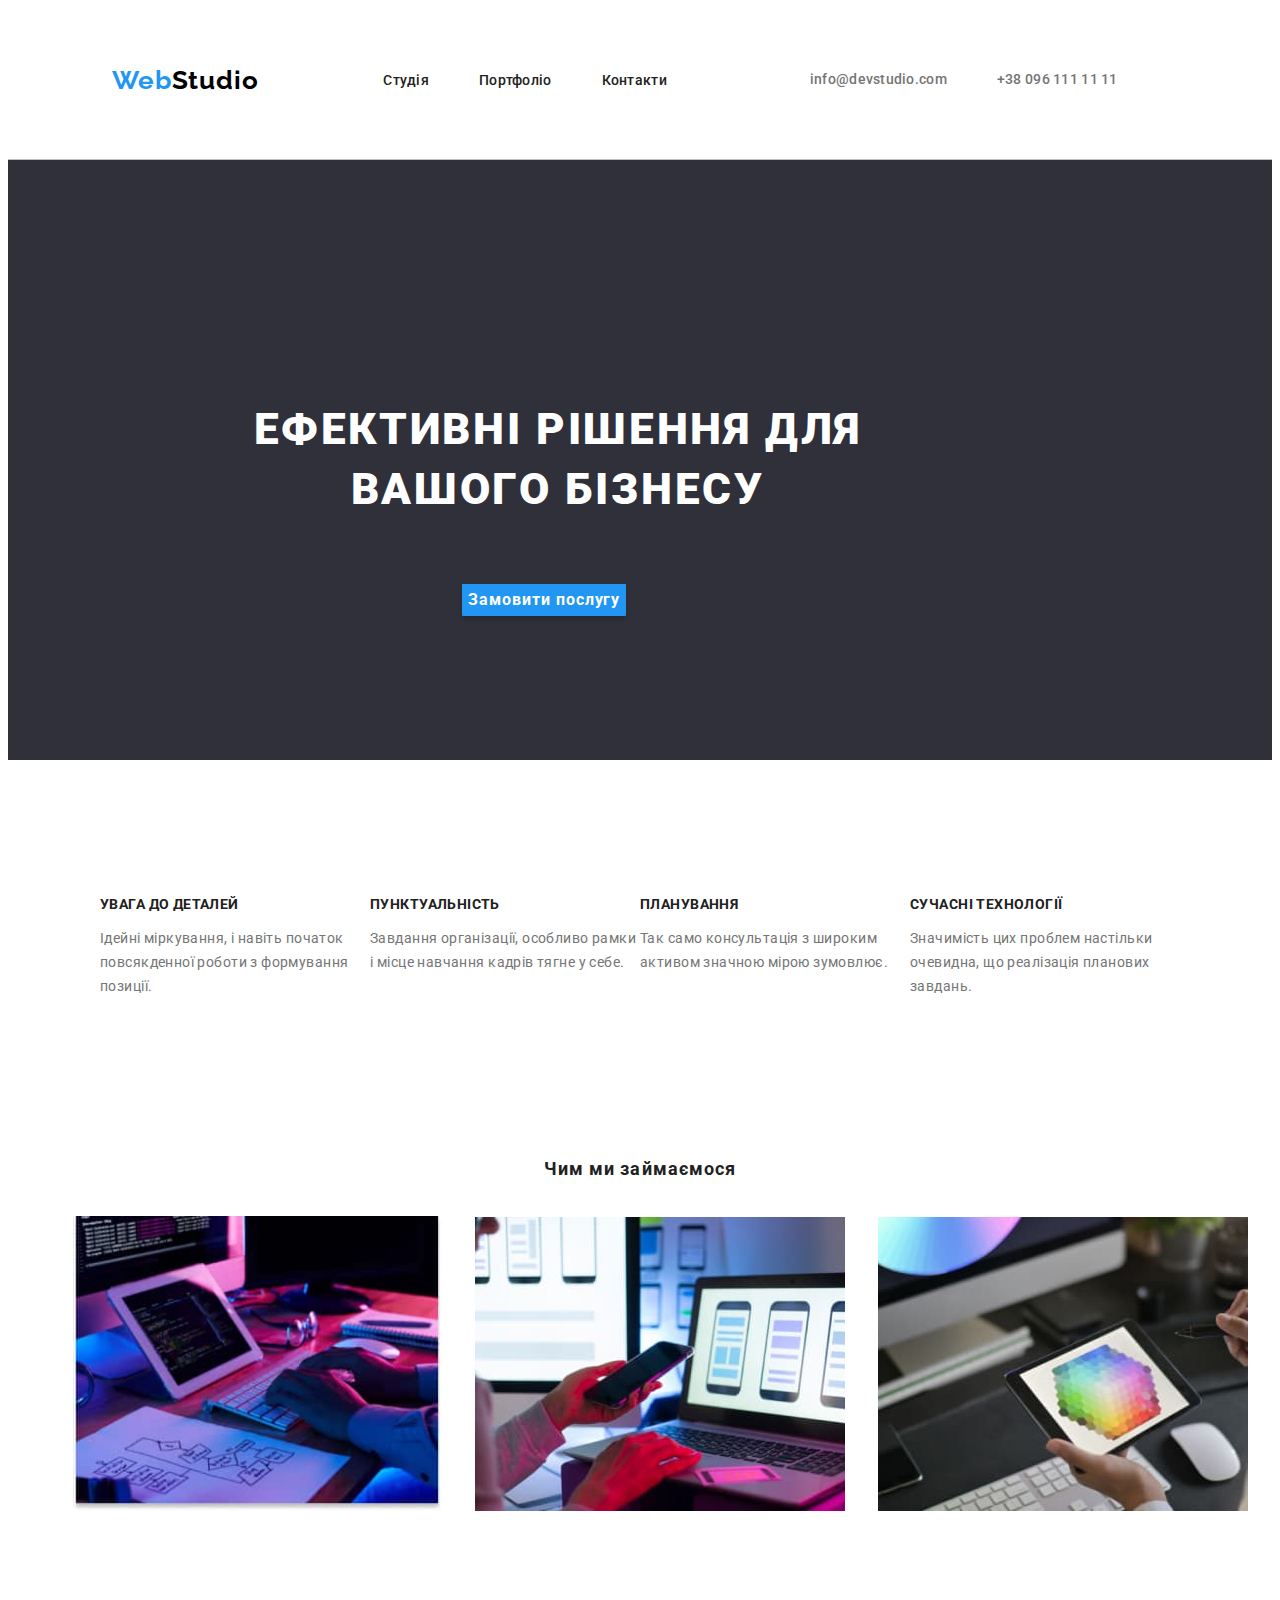
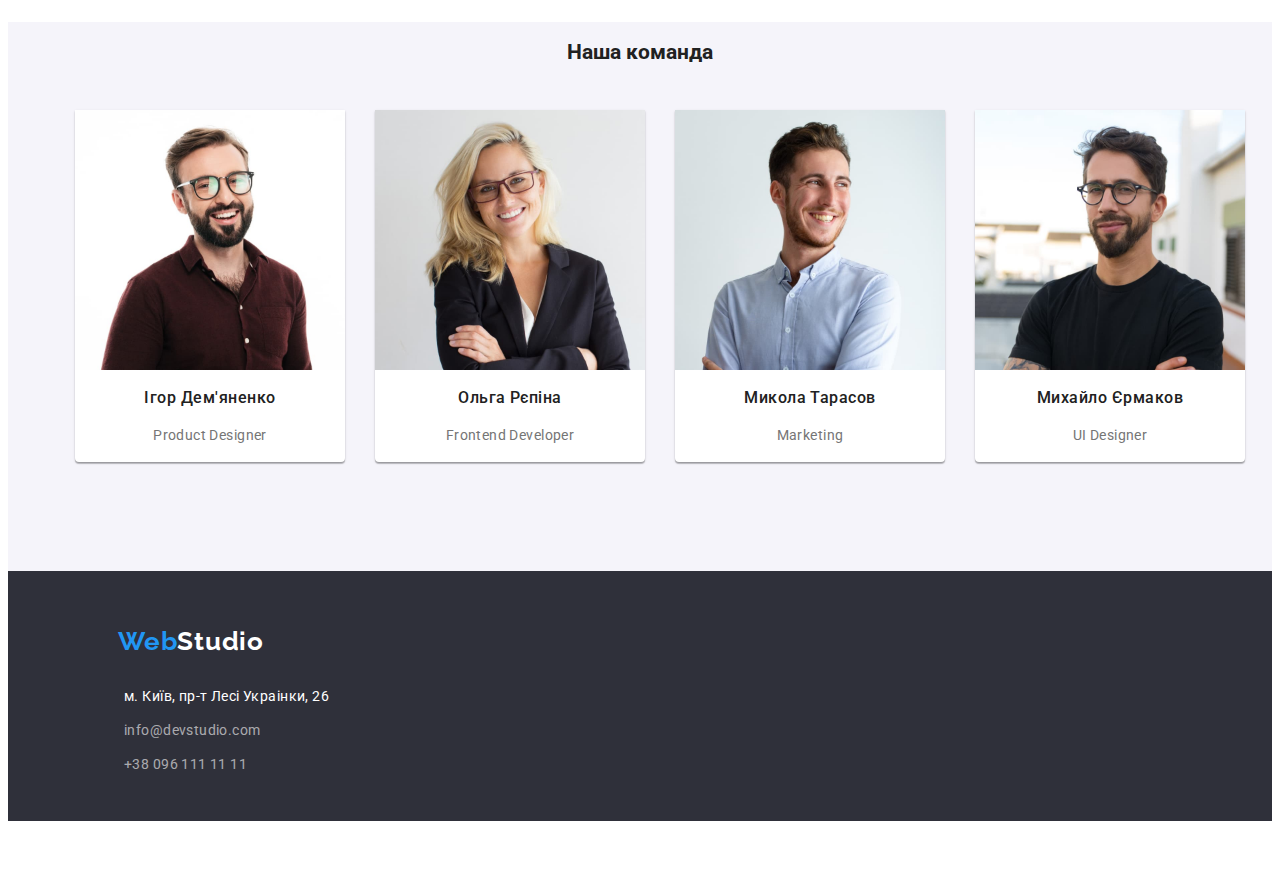
<file: index.html>
<!DOCTYPE html>
<html lang="uk">
  <head>
    <meta charset="UTF-8" />
    <meta http-equiv="X-UA-Compatible" content="IE=edge" />
    <meta name="viewport" content="width=device-width, initial-scale=1.0" />
    <title>WebSudio</title>
    <link rel="preconnect" href="https://fonts.googleapis.com" />
    <link rel="preconnect" href="https://fonts.gstatic.com" crossorigin />
    <link
      href="https://fonts.googleapis.com/css2?family=Raleway:wght@700&family=Roboto:wght@400;500;700;900&display=swap"
      rel="stylesheet"
    />
    <link rel="stylesheet" href="./css/styles.css" />
  </head>
  <body>
    <!-- Шапка -->
    <header class="heder-list">
      <section class="wrapper">
        <h2 class="visually-hidden">Меню навігації</h2>
        <div class="heder-wraper">
          <div class="heder-logo">
            <a href="./index.html" class="logo"
              >Web<span class="logo-header">Studio</span></a
            >
          </div>
          <nav class="nav-heder">
            <ul class="nav-heder-horizontal">
              <li class="heder-menu"><a href=".#index.html">Студія </a></li>
              <li class="heder-menu">
                <a href="portfolio.html">Портфоліо </a>
              </li>
              <li class="heder-menu"><a href="#">Контакти </a></li>
            </ul>
          </nav>
          <div class="heder-aut-nav">
            <ul class="aut-nav-horizontal">
              <li class="contact-header">
                <a href="info@devstudio.com" lang="en">info@devstudio.com </a>
              </li>
              <li class="tell-header">
                <a href="tel:+3809611111111">+38 096 111 11 11</a>
              </li>
            </ul>
          </div>
        </div>
      </section>
    </header>
    <main>
      <section class="hero">
        <div class="hero-text">
          <h1 class="text">
            Ефективні рішення для <br />
            вашого бізнесу
          </h1>
          <div class="button-type-hero">
            <button type="button" class="button-hero">
              <span class="butt-tex">Замовити послугу</span>
            </button>
          </div>
        </div>
      </section>
      <!-- Наші переваги -->
      <section>
        <h2 class="visually-hidden">Наші переваги</h2>
        <div class="our-advantages">
          <ul class="our-advantages-text">
            <li class="advantages-text">
              <h3 class="text-advantagest">УВАГА ДО ДЕТАЛЕЙ</h3>
              <p class="text-advantages">
                Ідейні міркування, і навіть початок повсякденної роботи з
                формування позиції.
              </p>
            </li>
            <li class="advantages-text">
              <h3 class="text-advantagest">ПУНКТУАЛЬНІСТЬ</h3>
              <p class="text-advantages">
                Завдання організації, особливо рамки і місце навчання кадрів
                тягне у себе.
              </p>
            </li>
            <li class="advantages-text">
              <h3 class="text-advantagest">ПЛАНУВАННЯ</h3>
              <p class="text-advantages">
                Так само консультація з широким активом значною мірою зумовлює.
              </p>
            </li>
            <li class="advantages-text">
              <h3 class="text-advantagest">СУЧАСНІ ТЕХНОЛОГІЇ</h3>
              <p class="text-advantages">
                Значимість цих проблем настільки очевидна, що реалізація
                планових завдань.
              </p>
            </li>
          </ul>
        </div>
      </section>
      <!-- Чим ми займаємося     -->
      <section>
        <h2 class="visually-hidden">Чим ми займаємося</h2>
        <div class="my-work">
          <h2 class="Leter">Чим ми займаємося</h2>
          <div class="work-img"></div>
          <ul class="work">
            <li class="img-list">
              <img
                src="./images/boxon.jpg"
                alt="людина набирає код"
                width="370"
              />
            </li>
            <li class="img-list">
              <img
                src="./images/boxtw.jpg"
                alt="люлина розробляє дизайн "
                width="370"
              />
            </li>
            <li class="img-list">
              <img
                src="./images/boxth.jpg"
                alt="людина підбирає палітру"
                width="370"
              />
            </li>
          </ul>
        </div>
      </section>
      <!-- Наша команда -->
      <section>
        <h2 class="visually-hidden">Наша команда</h2>
        <div class="comanda">
          <h2>Наша команда</h2>
          <ul class="my-comand">
            <li class="card-hum">
              <img
                src="./images/pd.jpg"
                alt="фото Ігор Дем'яненко"
                width="270"
              />
              <div class="hum-text">
                <h3 class="name">Ігор Дем'яненко</h3>
                <p class="text-advantages">Product Designer</p>
              </div>
            </li>

            <li class="card-hum">
              <img src="./images/fd.jpg" alt="фото Ольга Рєпіна" width="270" />
              <h3 class="name">Ольга Рєпіна</h3>
              <p class="text-advantages">Frontend Developer</p>
            </li>

            <li class="card-hum">
              <img
                src="./images/marketing.jpg"
                alt="фото Микола Тарасов"
                width="270"
              />
              <h3 class="name">Микола Тарасов</h3>
              <p class="text-advantages">Marketing</p>
            </li>

            <li class="card-hum">
              <img
                src="./images/uid.jpg"
                alt="фото Михайло Єрмаков"
                width="270"
              />
              <h3 class="name">Михайло Єрмаков</h3>
              <p class="text-advantages">UI Designer</p>
            </li>
          </ul>
        </div>
      </section>
    </main>

    <footer>
      <section class="footer">
        <h2 class="visually-hidden">Футер</h2>
        <div class="footer-logof">
          <a href="./index.html" class="logo"
            >Web<span class="logo-footer">Studio</span></a
          >
        </div>

        <address class="adress-footer">
          <ul class="adress-footer-map">
            <li class="list-adres">
              <a
                class="adress-text"
                href="https://goo.gl/maps/CPtrU1FHBa2aNyZL9"
                target="_blank"
                rel="noopener noreferrer nofollow"
                aria-label="Як нас знайти"
                ><span class="adres-map">м. Київ, пр-т Лесі Украінки, 26</span>
              </a>
            </li>
            <li class="list-adres">
              <a class="adress-text" href="info@devstudio.com" lang="en"
                >info@devstudio.com</a
              >
            </li>
            <li class="list-adres">
              <a class="adress-text" href="tel:+3809611111111"
                >+38 096 111 11 11</a
              >
            </li>
          </ul>
        </address>
      </section>
    </footer>
  </body>
</html>
</file>
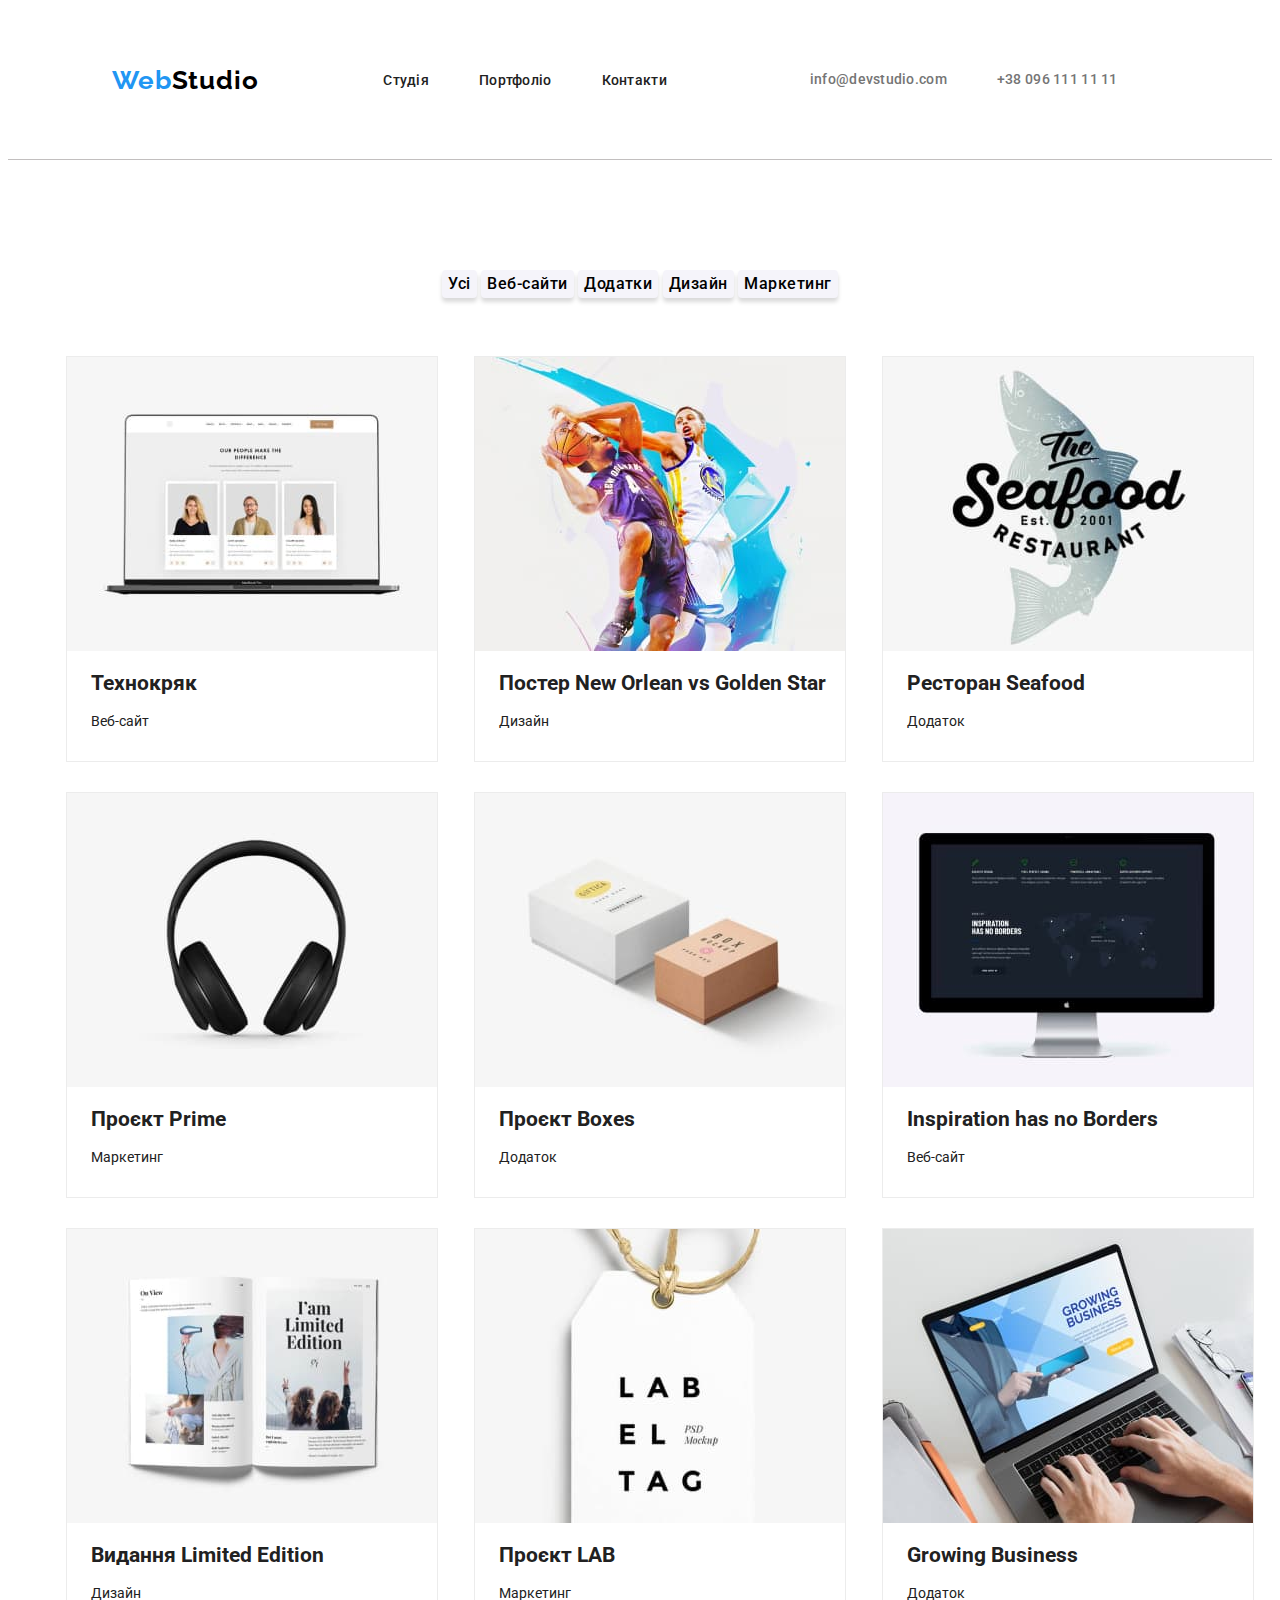
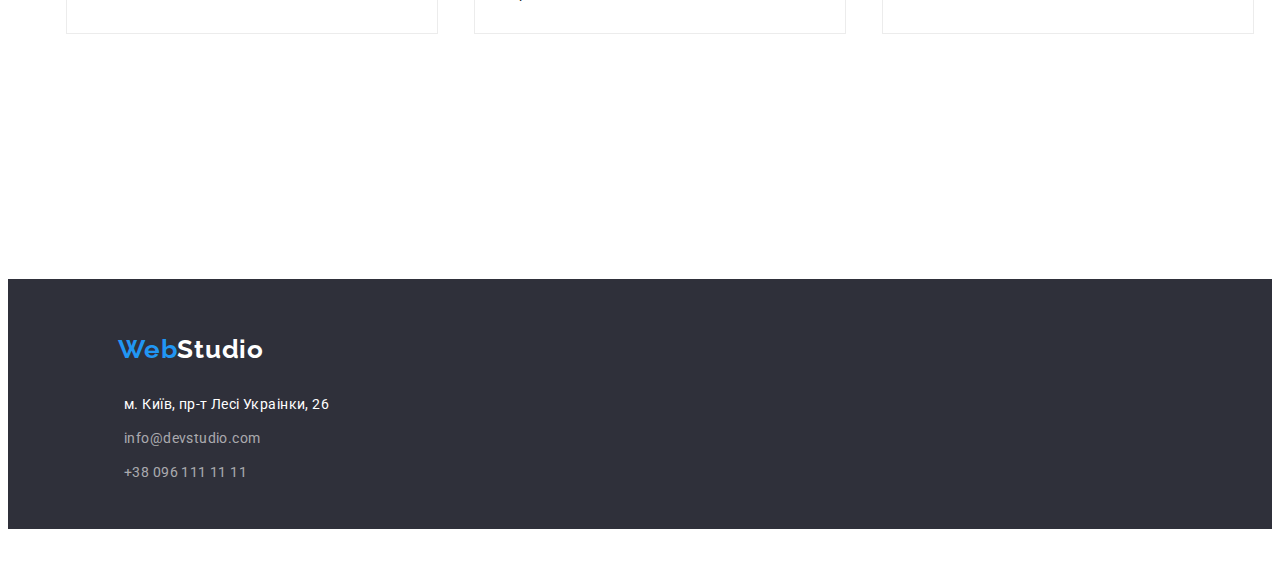
<file: portfolio.html>
<!DOCTYPE html>
<html lang="uk">
  <head>
    <meta charset="UTF-8" />
    <meta http-equiv="X-UA-Compatible" content="IE=edge" />
    <meta name="viewport" content="width=device-width, initial-scale=1.0" />
    <title>Портфоліо</title>
    <link
      href="https://fonts.googleapis.com/css2?family=Raleway:wght@700&family=Roboto:wght@400;500;700;900&display=swap"
      rel="stylesheet"
    />
    <link rel="stylesheet" href="./css/styles.css" />
  </head>
  <body>
    <!-- Шапка -->
    <header class="heder-list">
      <section class="wrapper">
        <h2 class="visually-hidden">Меню навігації</h2>
        <div class="heder-wraper">
          <div class="heder-logo">
            <a href="./index.html" class="logo"
              >Web<span class="logo-header">Studio</span></a
            >
          </div>
          <nav class="nav-heder">
            <ul class="nav-heder-horizontal">
              <li class="heder-menu"><a href=".#index.html">Студія </a></li>
              <li class="heder-menu">
                <a href="portfolio.html">Портфоліо </a>
              </li>
              <li class="heder-menu"><a href="#">Контакти </a></li>
            </ul>
          </nav>
          <div class="heder-aut-nav">
            <ul class="aut-nav-horizontal">
              <li class="contact-header">
                <a href="info@devstudio.com" lang="en">info@devstudio.com </a>
              </li>
              <li class="tell-header">
                <a href="tel:+3809611111111">+38 096 111 11 11</a>
              </li>
            </ul>
          </div>
        </div>
      </section>
    </header>
    <main class="portfolio">
      <section class="button-fitr">
        <h2 class="visually-hidden">Портфоліо</h2>
        <ul class="button-filter-horizontal">
          <li class="filter">
            <button class="button" type="button">Усі</button>
          </li>
          <li class="filter">
            <button class="button" type="button">Веб-сайти</button>
          </li>
          <li class="filter">
            <button class="button" type="button">Додатки</button>
          </li>
          <li class="filter">
            <button class="button" type="button">Дизайн</button>
          </li>
          <li class="filter">
            <button class="button" type="button">Маркетинг</button>
          </li>
        </ul>
      </section>
      <!-- Категорія -->
      <section class="exampl-work">
        <h2 class="visually-hidden">Категорія</h2>
        <ul class="exampl-list">
          <li class="exampl-card">
            <a href="#"
              ><img src="./images/sait.jpg" alt="сайт Технокряк" width="370" />
              <h2 class="category">Технокряк</h2>
              <p class="category">Веб-сайт</p></a
            >
          </li>

          <li class="exampl-card">
            <a href="#"
              ><img src="./images/poster.jpg" alt="постер спорт" width="370" />
              <h2 class="category">Постер New Orlean vs Golden Star</h2>
              <p class="category">Дизайн</p></a
            >
          </li>
          <li class="exampl-card">
            <a href="#"
              ><img
                src="./images/restaurant.jpg"
                alt="додаток ресторану"
                width="370"
              />
              <h2 class="category">Ресторан Seafood</h2>
              <p class="category">Додаток</p></a
            >
          </li>
          <li class="exampl-card">
            <a href="#"
              ><img src="./images/music.jpg" alt="навушники" width="370" />
              <h2 class="category">Проєкт Prime</h2>
              <p class="category">Маркетинг</p></a
            >
          </li>
          <li class="exampl-card">
            <a href="#"
              ><img src="./images/boxes.jpg" alt="коробки" width="370" />
              <h2 class="category">Проєкт Boxes</h2>
              <p class="category">Додаток</p></a
            >
          </li>
          <li class="exampl-card">
            <a href="#"
              ><img src="./images/monitor.jpg" alt="веб-сайт" width="370" />
              <h2 class="category">Inspiration has no Borders</h2>
              <p class="category">Веб-сайт</p></a
            >
          </li>
          <li class="exampl-card">
            <a href="#"
              ><img src="./images/flaer.jpg" alt="флаер" width="370" />
              <h2 class="category">Видання Limited Edition</h2>
              <p class="category">Дизайн</p></a
            >
          </li>
          <li class="exampl-card">
            <a href="#"
              ><img src="./images/label.jpg" alt="лайбл" width="370" />
              <h2 class="category">Проєкт LAB</h2>
              <p class="category">Маркетинг</p></a
            >
          </li>
          <li class="exampl-card">
            <a href="#"
              ><img src="./images/write.jpg" alt="набирае текст " width="370" />
              <h2 class="category">Growing Business</h2>
              <p class="category">Додаток</p></a
            >
          </li>
        </ul>
      </section>
    </main>

    <footer>
      <section class="footer">
        <h2 class="visually-hidden">Футер</h2>
        <div class="footer-logof">
          <a href="./index.html" class="logo"
            >Web<span class="logo-footer">Studio</span></a
          >
        </div>

        <address class="adress-footer">
          <ul class="adress-footer-map">
            <li class="list-adres">
              <a
                class="adress-text"
                href="https://goo.gl/maps/CPtrU1FHBa2aNyZL9"
                target="_blank"
                rel="noopener noreferrer nofollow"
                aria-label="Як нас знайти"
                ><span class="adres-map">м. Київ, пр-т Лесі Украінки, 26</span>
              </a>
            </li>
            <li class="list-adres">
              <a class="adress-text" href="info@devstudio.com" lang="en"
                >info@devstudio.com</a
              >
            </li>
            <li class="list-adres">
              <a class="adress-text" href="tel:+3809611111111"
                >+38 096 111 11 11</a
              >
            </li>
          </ul>
        </address>
      </section>
    </footer>
  </body>
</html>
</file>
<file: css/styles.css>
@import url("https://fonts.googleapis.com/css2?family=Montserrat&family=Roboto:wght@400;500;700;900&display=swap");
/* html {
  box-sizing: border-box;
} */
:root {
  --main-color: #ffffff;
  --backgraund-hero: #2f303a;
  --logo-color-header: #000000;
  --logo-color-footer: #ffffff;
  --logo-color: #2196f3;
  --color-menu: #212121;
  --color-menu-activ: #2196f3;
  --color-p: #757575;
  --color-contact: #757575;
  --color-contact-activ: #2196f3;
  --color-bottom-text: #212121;
  --color-bottom-text-activ: #ffffff;
  --color-bottom-focus-hover: #188ce8;
  --color-bottom-back: #f5f4fa;
  --color-bottom: #2196f3;
  --color-bottom-back-activ: #188ce8;
  --color-footer: #2f303a;
  --color-footer-contact: #ffffff99;
  --color-footer-contact-activ: #ffffff;
}
*,
*::before,
*::after {
  box-sizing: inherit;
}
body {
  font-family: "Roboto", sans-serif;
  font-size: 14px;
  color: var(--color-bottom-text);
  background-color: var(--main-color);
}
.visually-hidden {
  position: absolute;
  white-space: nowrap;
  width: 1px;
  height: 1px;
  overflow: hidden;
  border: 0;
  padding: 0;
  clip: rect(0 0 0 0);
  clip-path: inset(50%);
  margin: -1px;
}
/* Шапка */
.heder-list {
  display: flex;
  align-items: center;
  justify-content: space-evenly;
  border-color: #c2bfbf;
  border-bottom-style: solid;
  border-bottom-width: 1px;
}
.wrapper {
  justify-content: space-around;
  justify-content: center;
  background-color: var(--background-color);
}
.heder-wraper {
  display: flex;
  flex-wrap: wrap;
  justify-content: space-around;
  margin-bottom: 7px;
}
.heder-logo {
  display: flex;
  justify-content: flex-start;
  align-items: center;
  font-weight: 700;
  font-size: 26px;
}
.logo {
  font-weight: 700;
  font-size: 26px;
  line-height: 1.19;
  /* identical to box height */

  letter-spacing: 0.03em;
  color: var(--logo-color);
}
.logo-header {
  color: var(--logo-color-header);
}
.logo-foote {
  display: flex;
  justify-content: center;
}
.logo-footer {
  color: var(--logo-color-footer);
}
.nav-heder {
  position: relative;
  display: flex;
  flex-wrap: wrap;
  justify-content: center;
  top: 10px;
}
.nav-heder-horizontal {
  display: flex;
  width: 100%;
  flex-wrap: wrap;
  justify-content: center;
  align-items: center;
  padding: 24px 93px 42px 75px;
  color: var(--color-menu);
}
/* ul.horizontal li {
  display: block;
  float: left;
  padding: 0 10px;
} */
.heder-menu {
  margin-left: 50px;
  font-weight: 500;
  font-size: 14px;
  line-height: 1.14;
  letter-spacing: 0.02em;
  color: var(--color-menu);
}
.heder-aut-nav {
  display: flex;
  flex-wrap: wrap;
  justify-content: flex-end;
  align-items: center;
  color: var(--color-contact);
}
.aut-nav-horizontal {
  display: flex;
  justify-content: flex-end;
  padding: 50px;
}
.contact-header {
  font-weight: 500;
  font-size: 14px;
  line-height: 1.14;
  letter-spacing: 0.02em;
}

.tell-header {
  font-weight: 500;
  font-size: 14px;
  line-height: 1.14;
  letter-spacing: 0.02em;
  margin-left: 50px;
}
/* Герой */
.hero {
  position: relative;
  display: flex;
  flex-wrap: wrap;
  background-color: var(--backgraund-hero);
  height: 600px;
  justify-content: center;
}
.hero-text {
  display: flex;
  flex-wrap: wrap;

  align-items: center;
}
.text {
  font-weight: 900;
  font-size: 44px;
  line-height: 1.36;
  /* or 136% */

  text-align: center;
  letter-spacing: 0.06em;
  text-transform: uppercase;
  color: var(--main-color);
}
.butt-tex {
  font-weight: 700;
  font-size: 16px;
  line-height: 1.87;
  /* identical to box height, or 188% */

  display: flex;
  align-items: center;
  text-align: center;
  letter-spacing: 0.06em;
  color: var(--color-bottom-text-activ);
}
.button-hero {
  align-items: baseline;
  border: none;
  font-family: inherit;
  border-radius: 4px;
  font-weight: 500;
  font-size: 16px;
  line-height: 1.62;
  /* identical to box height, or 162% */
  text-align: center;
  letter-spacing: 0.03em;
  gap: 8px;
  box-shadow: 0px 4px 4px rgba(0, 0, 0, 0.15);
  border-radius: 4px;
  background-color: var(--color-bottom);
}
.button-type-hero {
  position: relative;
  right: 400px;
  top: 140px;
  background-color: var(--color-bottom);
}
.button-type-hero:hover {
  background-color: var(--color-bottom-back-activ);
  box-shadow: 0px 4px 4px rgba(0, 0, 0, 0.15);
}
.button-type-hero:focus {
  background-color: var(--color-bottom-back-activ);
  box-shadow: 0px 4px 4px rgba(0, 0, 0, 0.15);
}

.button-type {
  position: relative;
  right: 400px;
  top: 140px;
  background-color: var(--color-bottom);
}
.button-type:hover {
  background-color: var(--color-bottom-focus-hover);
  box-shadow: 0px 4px 4px rgba(0, 0, 0, 0.15);
}
.button-type:focus {
  background-color: var(--color-bottom-focus-hover);
  box-shadow: 0px 4px 4px rgba(0, 0, 0, 0.15);
}

.our-advantages {
  display: flex;
  flex-wrap: wrap;
  justify-content: center;
  margin-top: 94px;
  margin-bottom: 94px;
}
ul.our-advantages-text {
  display: flex;
  padding: 15px;
}
.advantages-text {
  display: flex;
  flex-wrap: wrap;
  font-weight: 400;
  font-size: 14px;
  line-height: 1.71;
  /* or 171% */

  letter-spacing: 0.03em;
  justify-content: space-around;
  display: inline;
}
.text-advantagest {
  display: flex;
  flex-wrap: wrap;
  font-weight: 700;
  font-size: 14px;
  line-height: 1.14;
  letter-spacing: 0.03em;
  text-transform: uppercase;
  width: 270px;
  justify-content: space-between;
}
.text-advantages {
  font-weight: 400;
  font-size: 14px;
  line-height: 1.71;
  /* or 171% */
  color: var(--color-p);
  letter-spacing: 0.03em;

  display: flex;
  flex-wrap: wrap;
  width: 270px;
  justify-content: center;
}

/* Робота */
.my-work {
  display: flex;
  flex-wrap: wrap;
  justify-content: center;

  margin-top: 94px;
  margin-bottom: 94px;
}
.work-img {
  display: flex;
  flex-wrap: wrap;
  justify-content: space-around;
}
.work {
  justify-content: space-around;
}
.img-list {
  padding: 15px;
}

/* Наша команда  */
.comanda {
  display: flex;
  flex-wrap: wrap;
  justify-content: center;
  align-items: flex-start;
  background-color: var(--color-bottom-back);
}
.my-comand {
  display: flex;
  flex-wrap: wrap;

  margin-bottom: 94px;
}
.card-hum {
  background-color: var(--color-bottom-text-activ);
  justify-content: center;
  align-self: flex-end;
  box-shadow: 0px 1px 3px rgba(0, 0, 0, 0.12), 0px 1px 1px rgba(0, 0, 0, 0.14),
    0px 2px 1px rgba(0, 0, 0, 0.2);
  border-radius: 0px 0px 4px 4px;
  margin: 15px;
}
.hum-text {
  align-items: flex-end;
}
.adres-map {
  color: var(--color-bottom-text-activ);
}

/* Контент */
main {
  background-color: var(--main-color);
}
.portfolio {
  display: flex;
  flex-wrap: wrap;
  justify-content: space-around;
  align-items: center;
  width: 100%;
  margin-top: 94px;
  margin-bottom: 101px;
}
.button-filter-horizontal li {
  display: inline;
}
.button-fitr {
  display: flex;
  flex-wrap: wrap;
  width: 575px;
  height: 38px;
  margin-bottom: 50px;
  justify-content: space-around;
}
.button {
  align-items: baseline;
  border: none;
  font-family: inherit;
  border-radius: 4px;
  font-weight: 500;
  font-size: 16px;
  line-height: 1.62;
  /* identical to box height, or 162% */
  text-align: center;
  letter-spacing: 0.03em;
  gap: 8px;
  box-shadow: 0px 4px 4px rgba(0, 0, 0, 0.15);
  border-radius: 4px;
  background-color: var(--color-bottom-back);
}
.button-activ:hover {
  color: var(--color-bottom-text-activ);
}
.button-activ:focus {
  color: var(--color-bottom-text-activ);
}

.button-filter-horizontal {
  align-items: center;
  padding-right: 8px;
  font-weight: 500;
  font-size: 16px;
  line-height: 1.62;
  /* identical to box height, or 162% */
  text-align: center;
  letter-spacing: 0.03em;
  border-radius: 4px;
  display: block;
  float: left;
  padding: 0 10px;
}

.filter {
  height: 38px;
  font-weight: 500;
  font-size: 16px;
  line-height: 1.62;
  /* identical to box height, or 162% */
  text-align: center;
  letter-spacing: 0.03em;
}
.exampl-work {
  display: flex;
  justify-content: center;
  flex-wrap: wrap;
  margin-bottom: 100px;
}
.exampl-list {
  display: flex;
  flex-wrap: wrap;
  justify-content: space-around;
}
.exampl-card {
  width: 370px;
  height: 404px;
  border: 1px solid #ececec;
  align-items: space-evenly;
  margin-bottom: 30px;
}
.footer {
  display: flex;
  flex-wrap: wrap;
  justify-content: flex-start;
  height: 250px;
  background-color: var(--color-footer);
}
.footer-logof {
  position: relative;
  left: 110px;
  top: 55px;
}
.list-adres {
  color: var(--color-bottom-text-activ);
}
.adress-footer-map {
  position: relative;
  right: 70px;
  top: 100px;
  display: flex;
  flex-wrap: wrap;
  align-items: flex-end;
}

.adress-footer-map a {
  color: var(--color-footer-contact);
}

.adress-footer {
  display: flex;
  justify-content: flex-start;
  list-style-image: initial;
  width: 251px;
  height: 81px;
}
.list-adres {
  margin-bottom: 10px;
}
address {
  font-style: normal;
}
.adress-text {
  font-weight: 400;
  font-size: 14px;
  line-height: 1.71;
  /* or 171% */

  letter-spacing: 0.03em;
}
h1 {
  text-align: center;
  font-weight: 700;
  font-size: 36px;
  line-height: 1.16;
  text-align: center;
  letter-spacing: 0.03em;
}
a {
  text-decoration: none;
}

.visually-hidden {
  position: absolute;
  white-space: nowrap;
  width: 1px;
  height: 1px;
  overflow: hidden;
  border: 0;
  padding: 0;
  clip: rect(0 0 0 0);
  clip-path: inset(50%);
  margin: -1px;
}

.Leter {
  display: flex;
  flex-wrap: wrap;
  justify-content: flex-start;
  font-weight: 700;
  font-size: 18px;
  line-height: 2;
  /* identical to box height, or 200% */
  letter-spacing: 0.06em;
  color: var(--color-bottom-text);
}
.name {
  display: flex;
  flex-wrap: wrap;
  font-weight: 500;
  font-size: 16px;
  line-height: 1.18;
  /* identical to box height */
  color: var(--color-bottom-text);
  text-align: center;
  letter-spacing: 0.03em;
  justify-content: center;
}

.prof {
  display: flex;
  flex-wrap: wrap;
  justify-content: center;
}
.category {
  display: flex;
  flex-wrap: wrap;
  justify-content: first baseline;
  margin-left: 24px;
}

.logo {
  font-family: "Raleway";
  font-style: normal;
  font-weight: 700;
  font-size: 26px;
  line-height: 1.19;
  /* identical to box height */
  color: var(--logo-color);
  letter-spacing: 0.03em;
}

ul li {
  display: inline;
  list-style-type: none; /* Отображать как строчный элемент */
}
a {
  color: var(--color-link);
  text-decoration: none;
}
.visually-hidden {
  position: absolute;
  white-space: nowrap;
  width: 1px;
  height: 1px;
  overflow: hidden;
  border: 0;
  padding: 0;
  clip: rect(0 0 0 0);
  clip-path: inset(50%);
  margin: -1px;
}

/* Активне */

.heder-wraper:focus {
  text-shadow: 0px 4px 4px rgba(0, 0, 0, 0.25);
}
.contact-header:hover {
  color: var(--color-contact-activ);
}
.tell-header:hover {
  color: var(--color-contact-activ);
}
.button:hover {
  cursor: pointer;
  background-color: var(--color-bottom-back-activ);
  color: var(--color-bottom-text-activ);
  box-shadow: 0px 3px 1px rgba(0, 0, 0, 0.1), 0px 1px 2px rgba(0, 0, 0, 0.08),
    0px 2px 2px rgba(0, 0, 0, 0.12);
  border-radius: 4px;
}
.aut-nav-horizontal:hover {
  color: var(aut-nav-horizontal);
}

.button:focus {
  background-color: var(--color-bottom-back-activ);
  color: var(--color-bottom-text-activ);
}
.filter:hover {
  border: 0;
  transition: 0.7s;
}

a:focus {
  color: var(--color-contact-activ);
  border: 0;
}

.heder-menu:hover {
  color: var(--color-menu-activ);
  text-shadow: 0px 4px 4px rgba(0, 0, 0, 0.25);
}
.heder-menu:hover {
  color: var(--color-menu-activ);
}
.heder-menu:visited {
  color: var(--color-menu-activ);
}
.exampl-card:hover {
  border: 1px solid #eeeeee;
  box-shadow: 0px 4px 4px rgba(0, 0, 0, 0.25);
}
.adress-footer-map:focus {
  color: var(--color-contact-activ);
}
.adress-footer-map a:hover {
  color: var(--color-contact-activ);
}
.button-filter:focus {
  /* text-shadow: 0px 4px 4px rgba(0, 0, 0, 0.25); */
}

/* .heder-logo {
  display: flex;
  justify-content: flex-start;
  align-items: center;
}
.nav-heder {
  display: inline;
}
.heder-wraper {
  display: flex;
  flex-wrap: wrap;
  align-items: flex-end;
  justify-content: center;
  width: 1170px;
  height: 80px;
}
footer {
  display: flex;
  justify-content: flex-end;
} */
</file>
